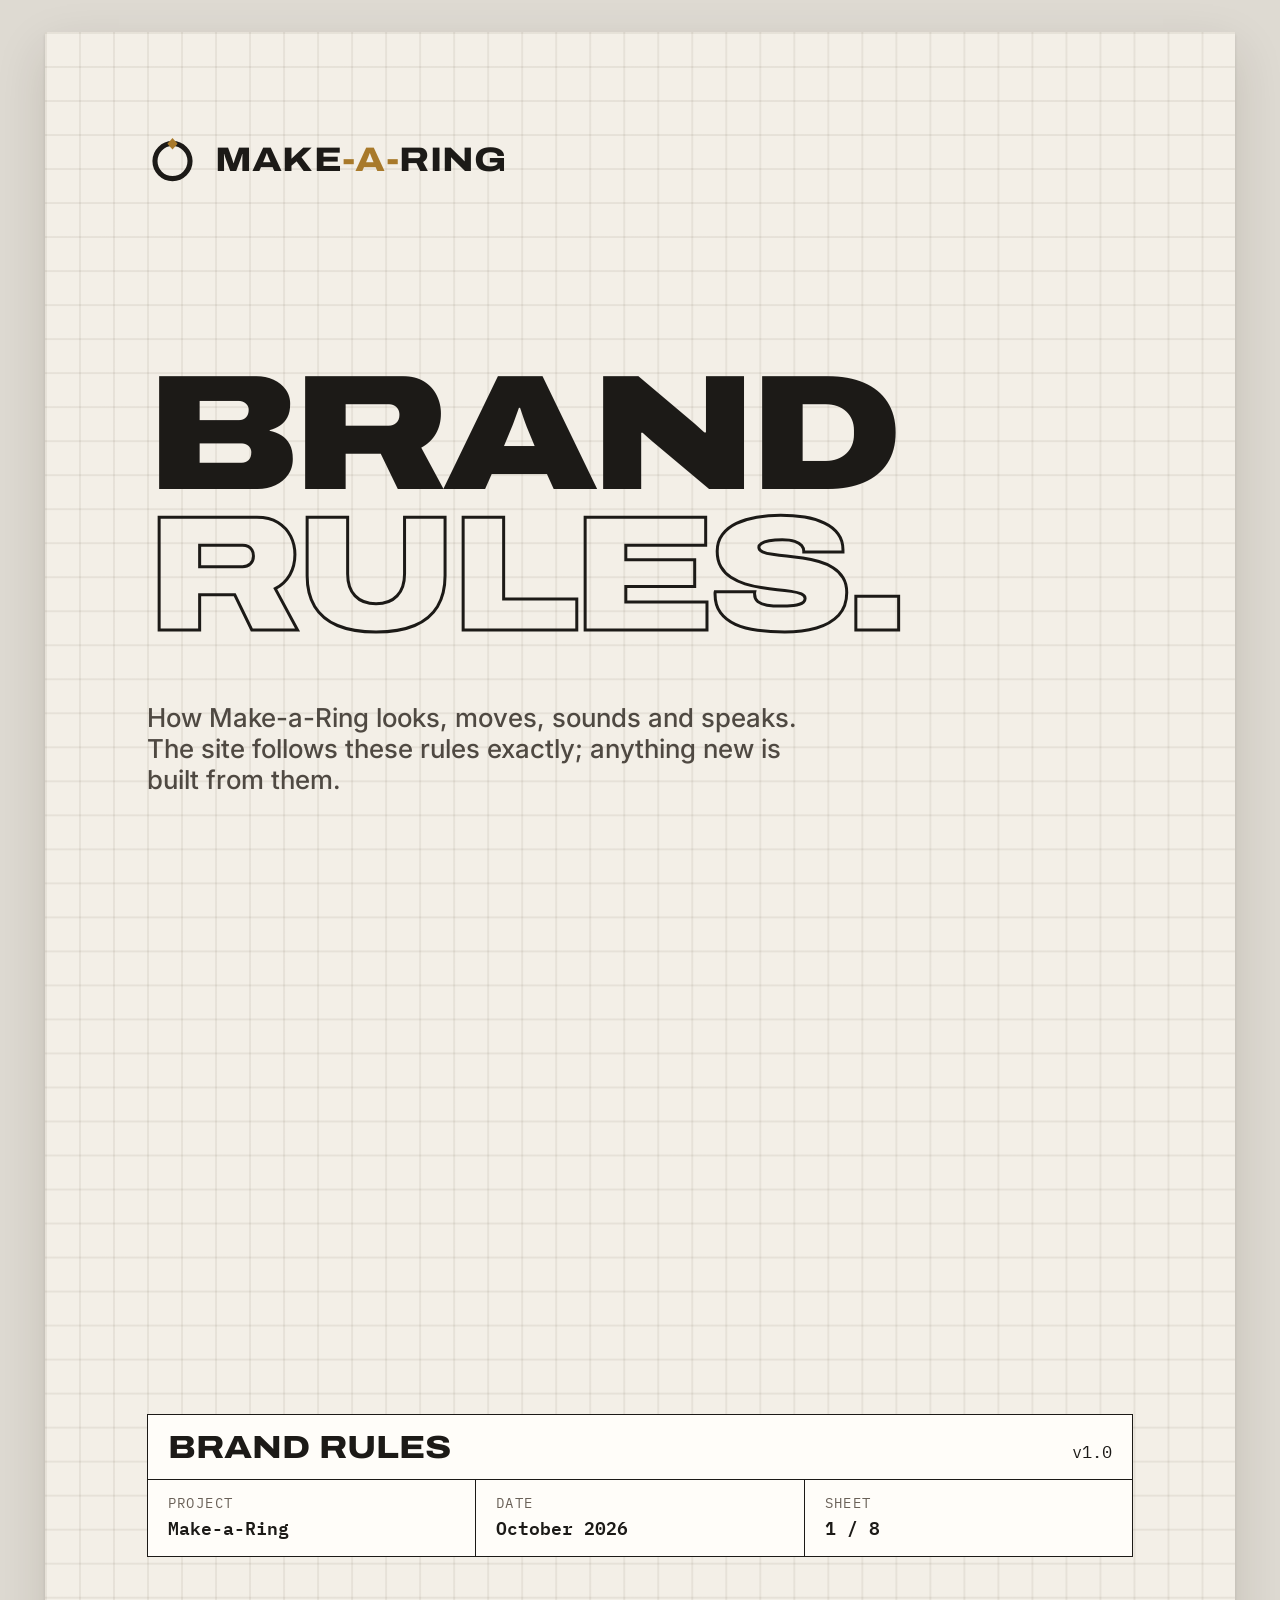
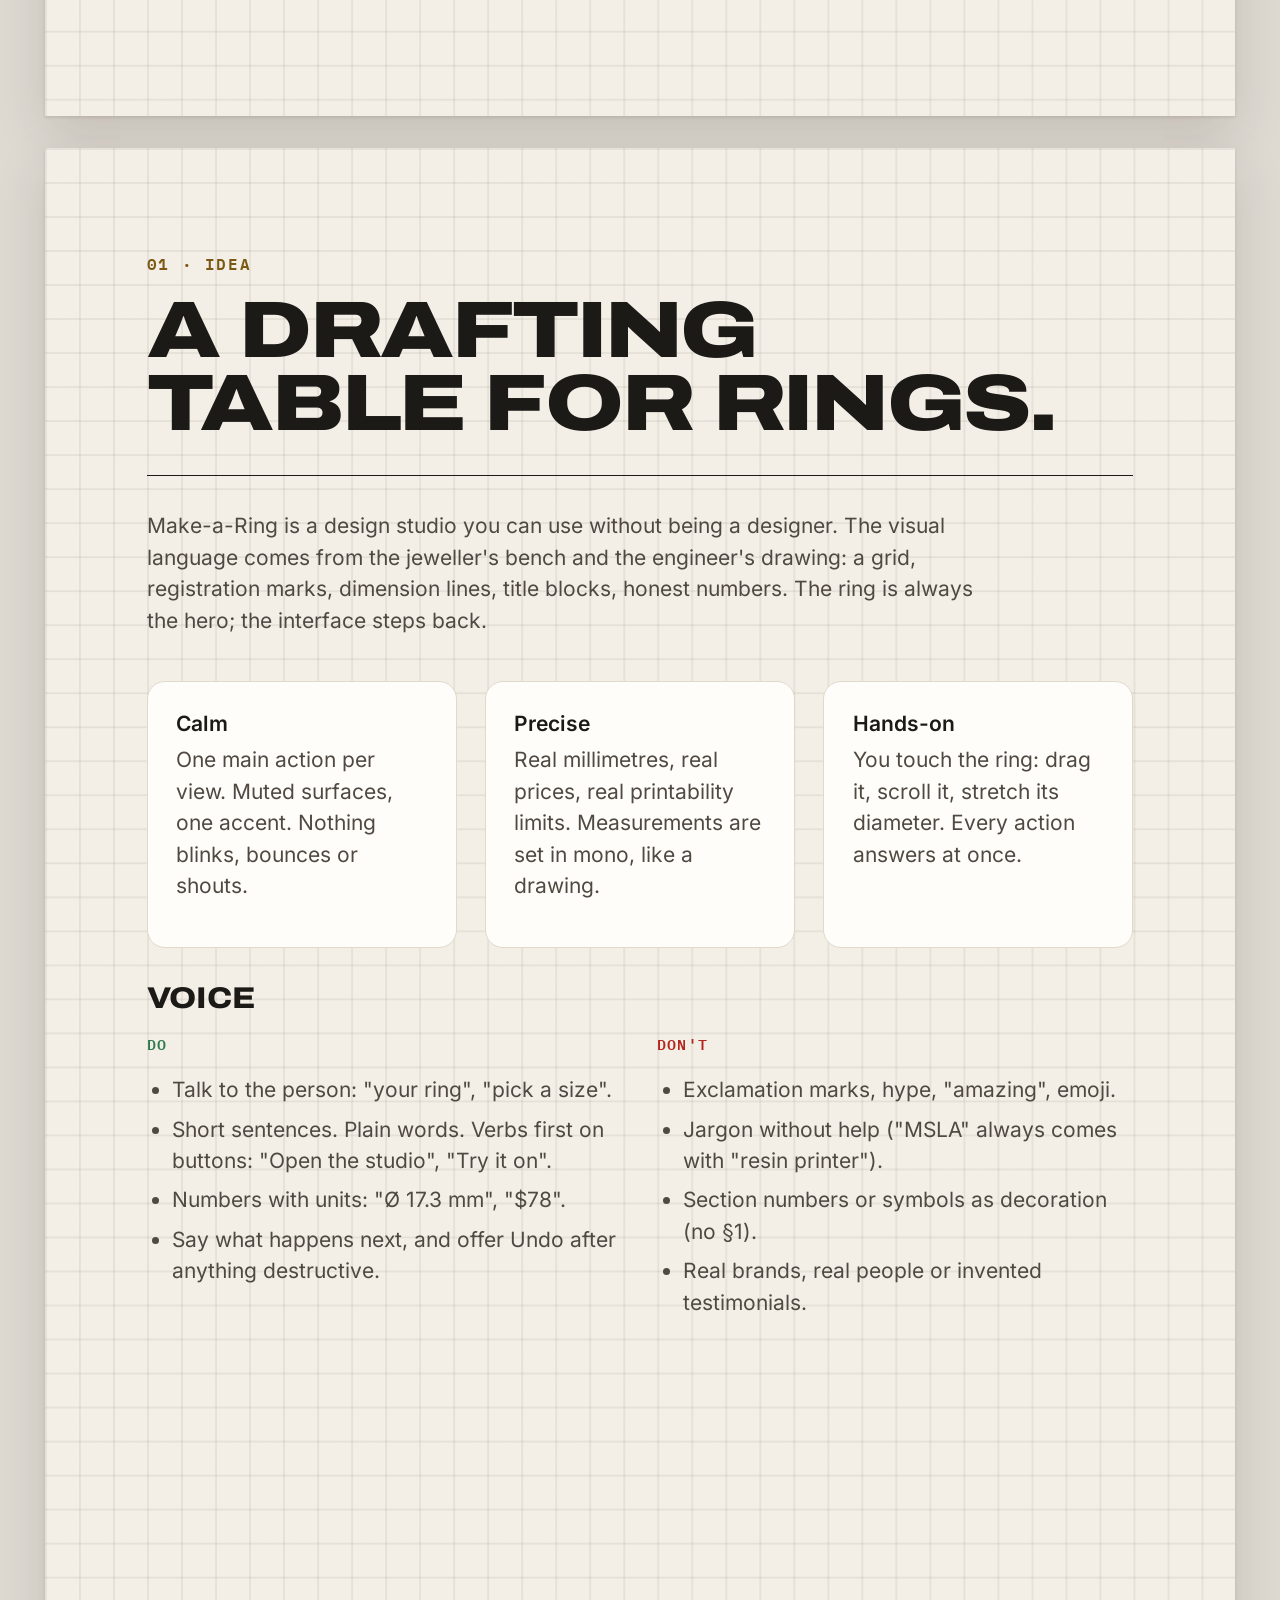
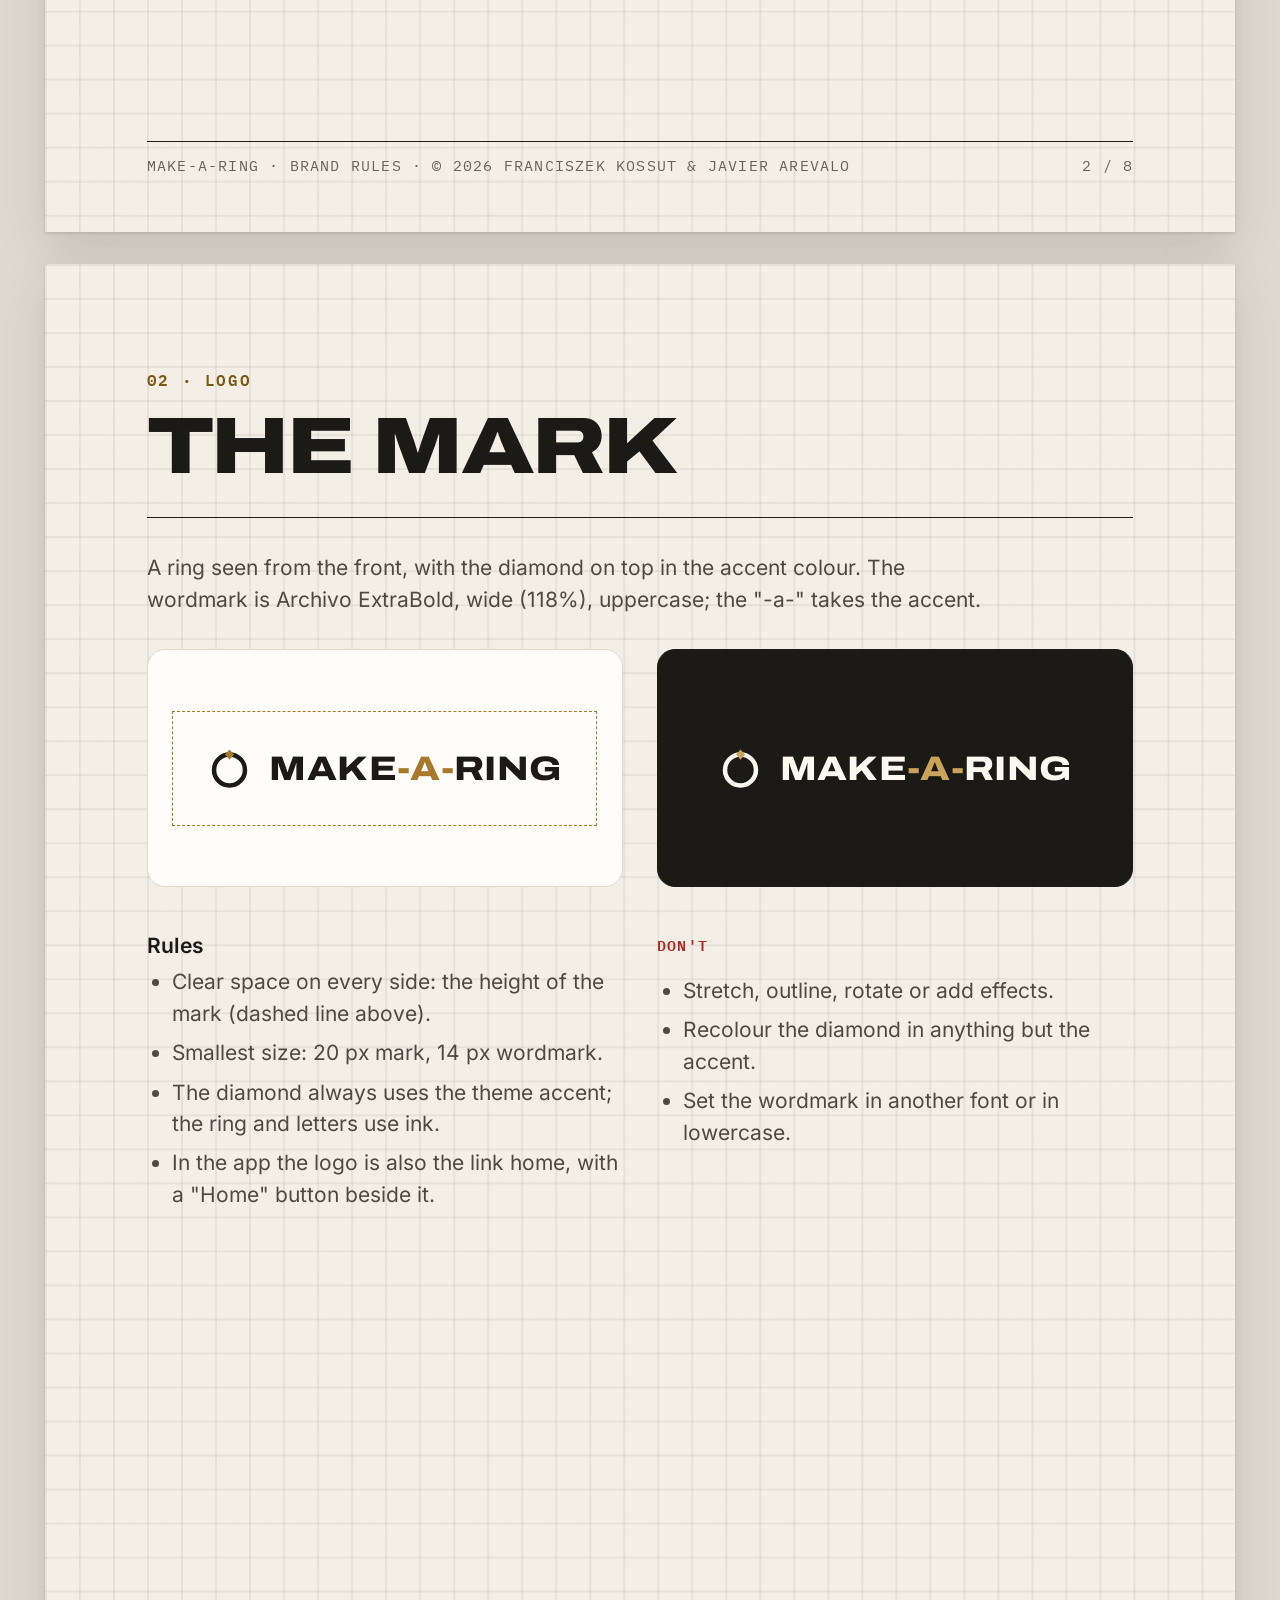
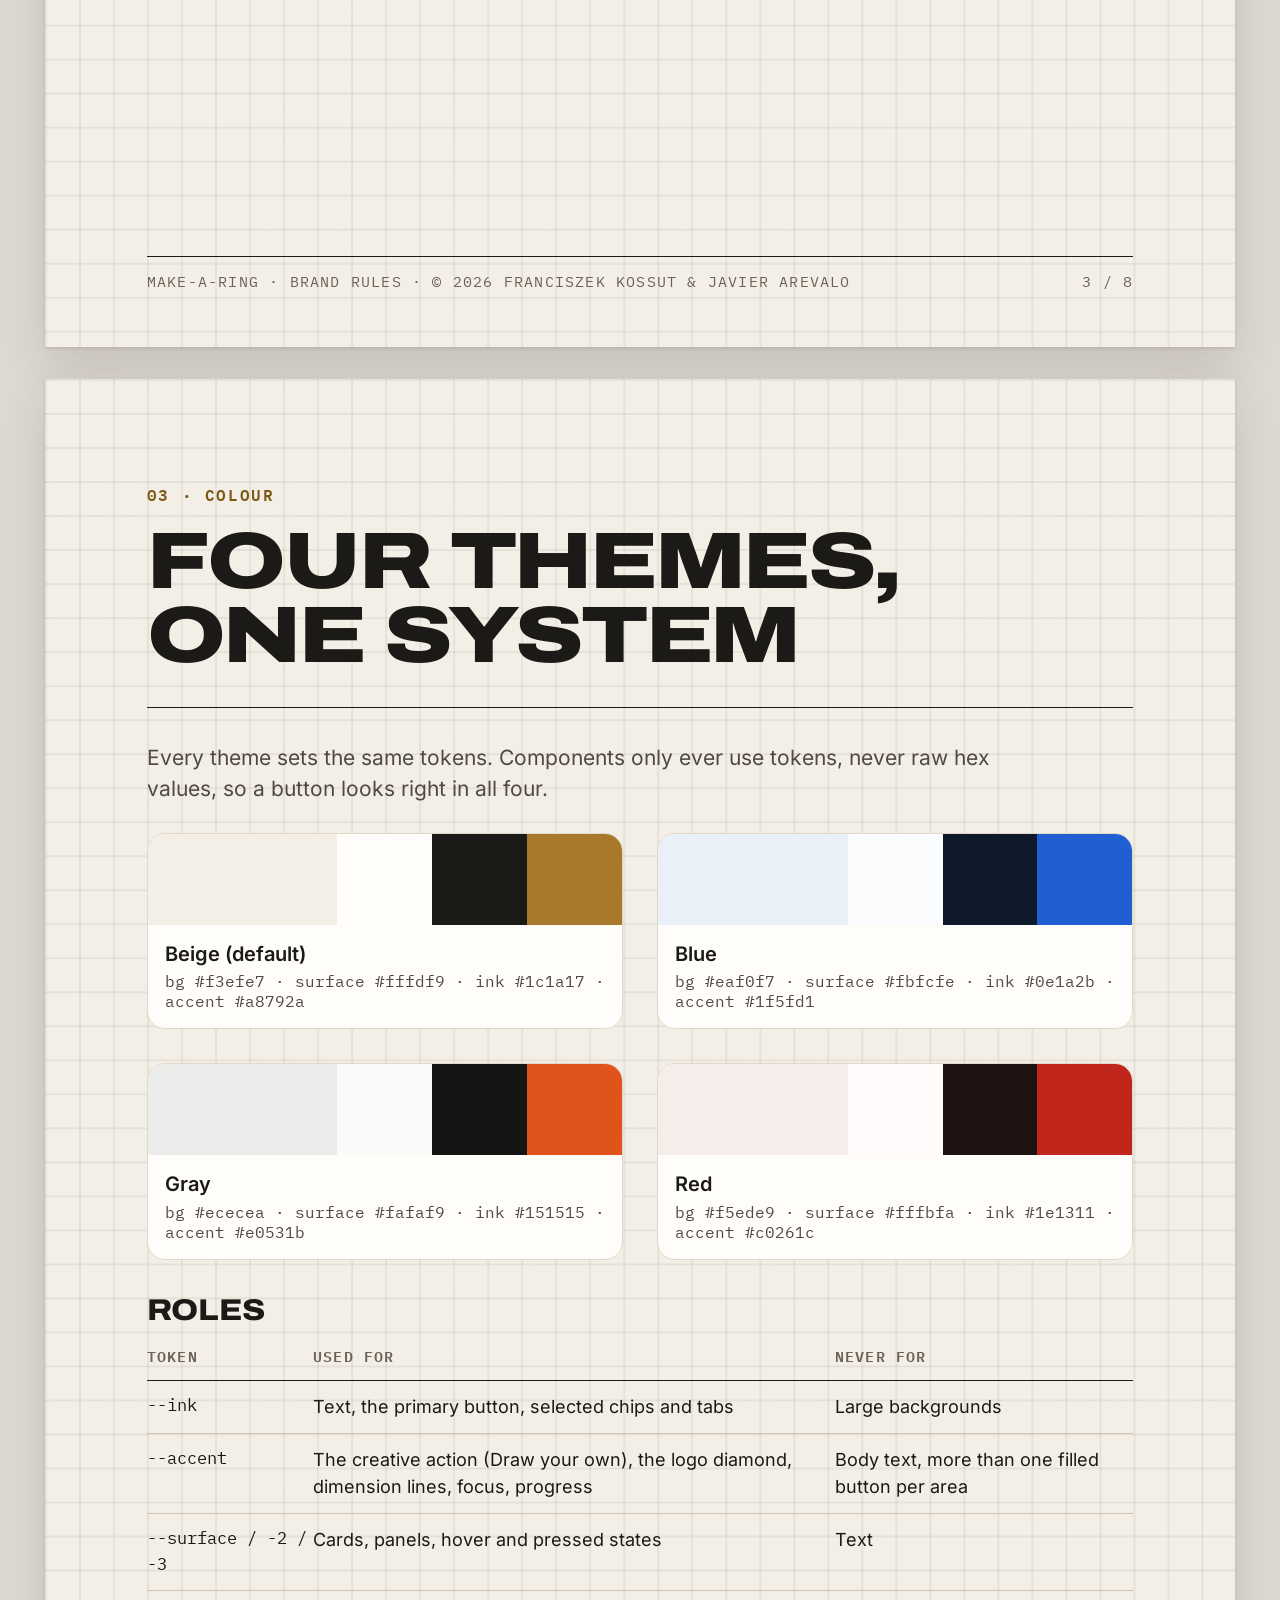
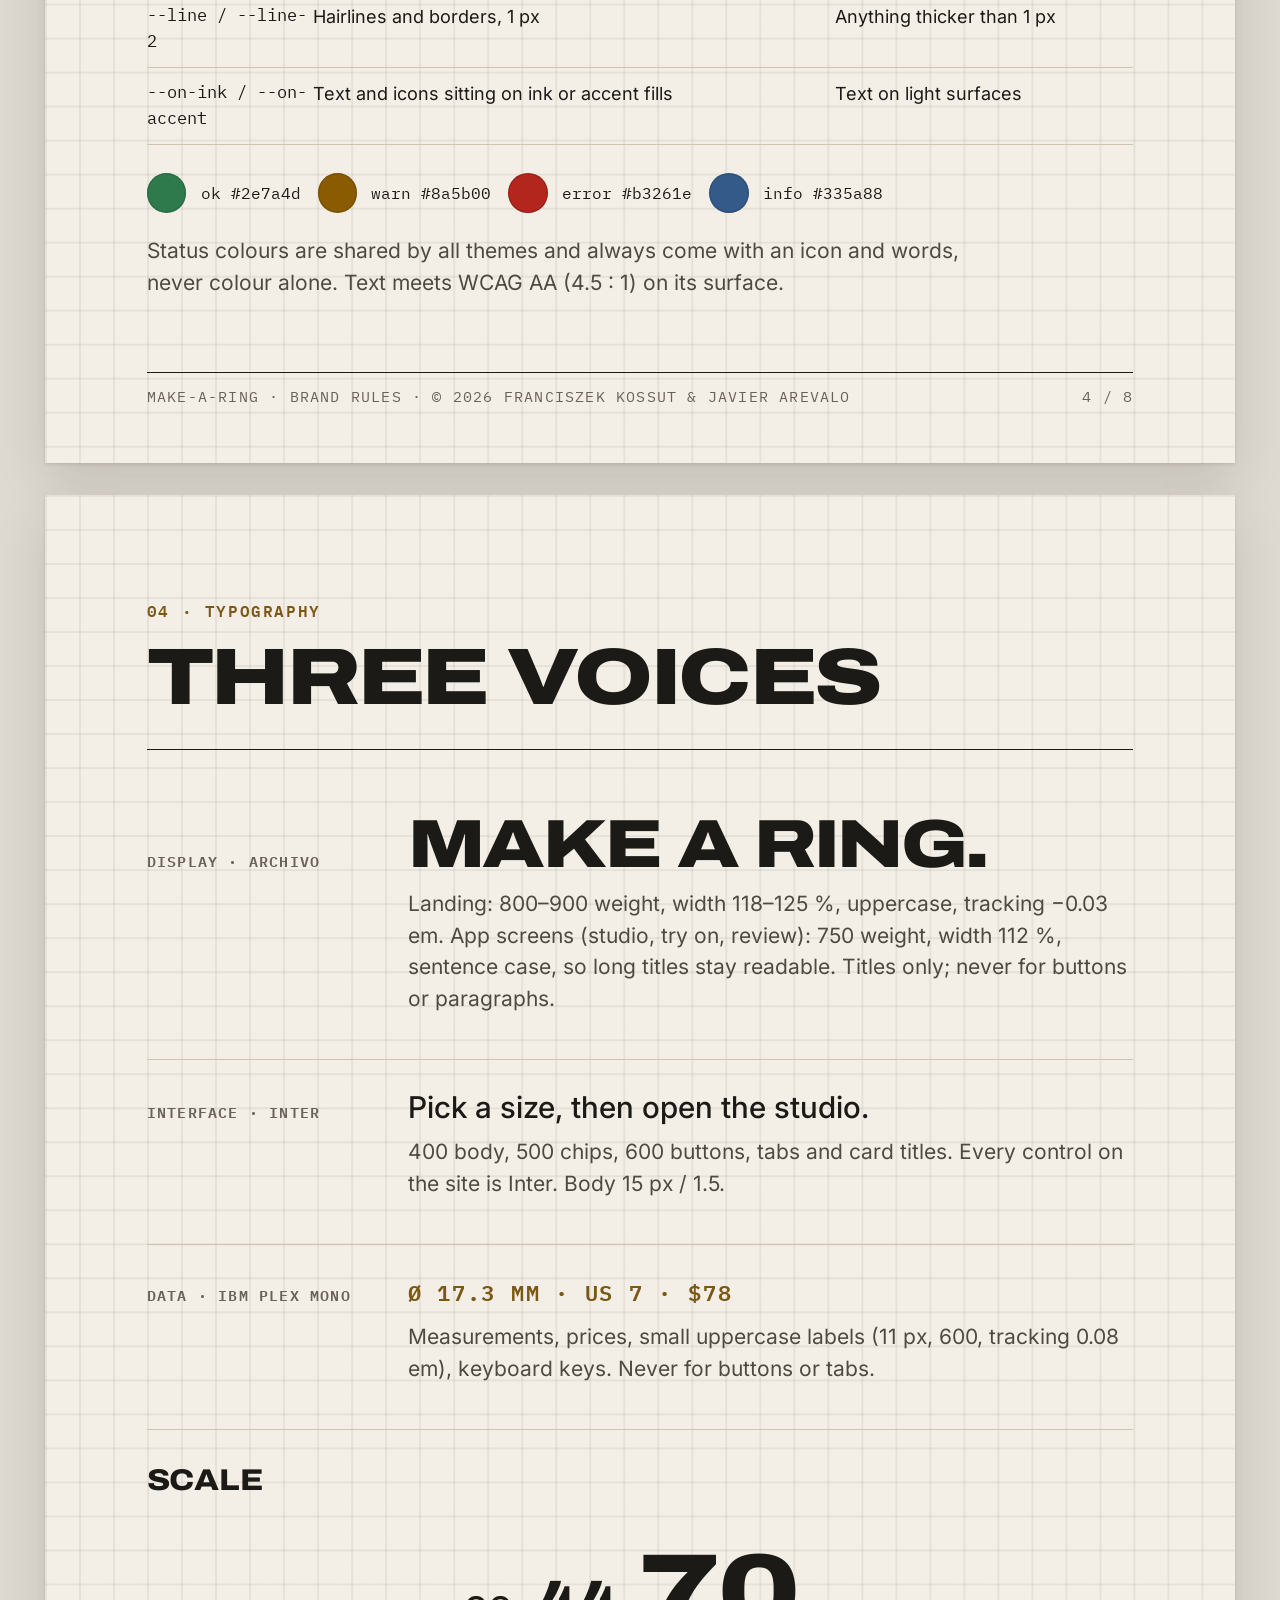
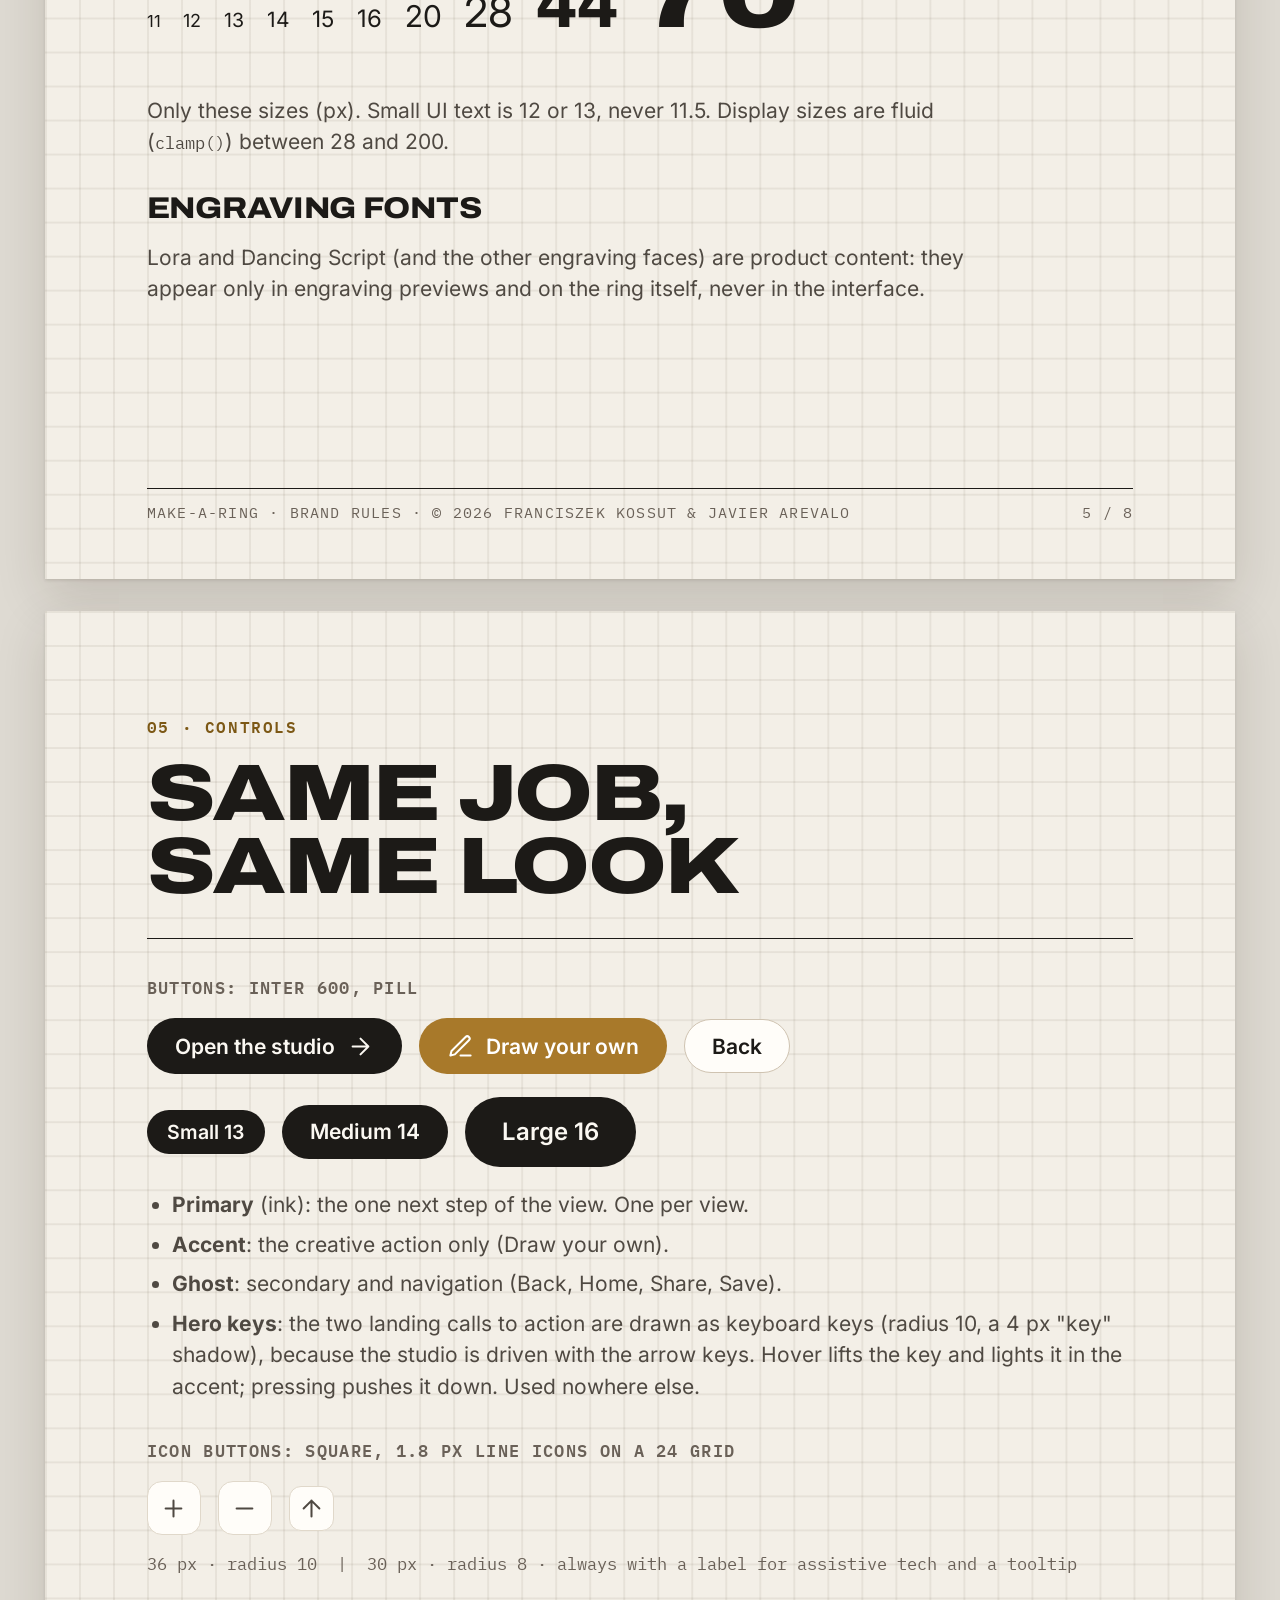
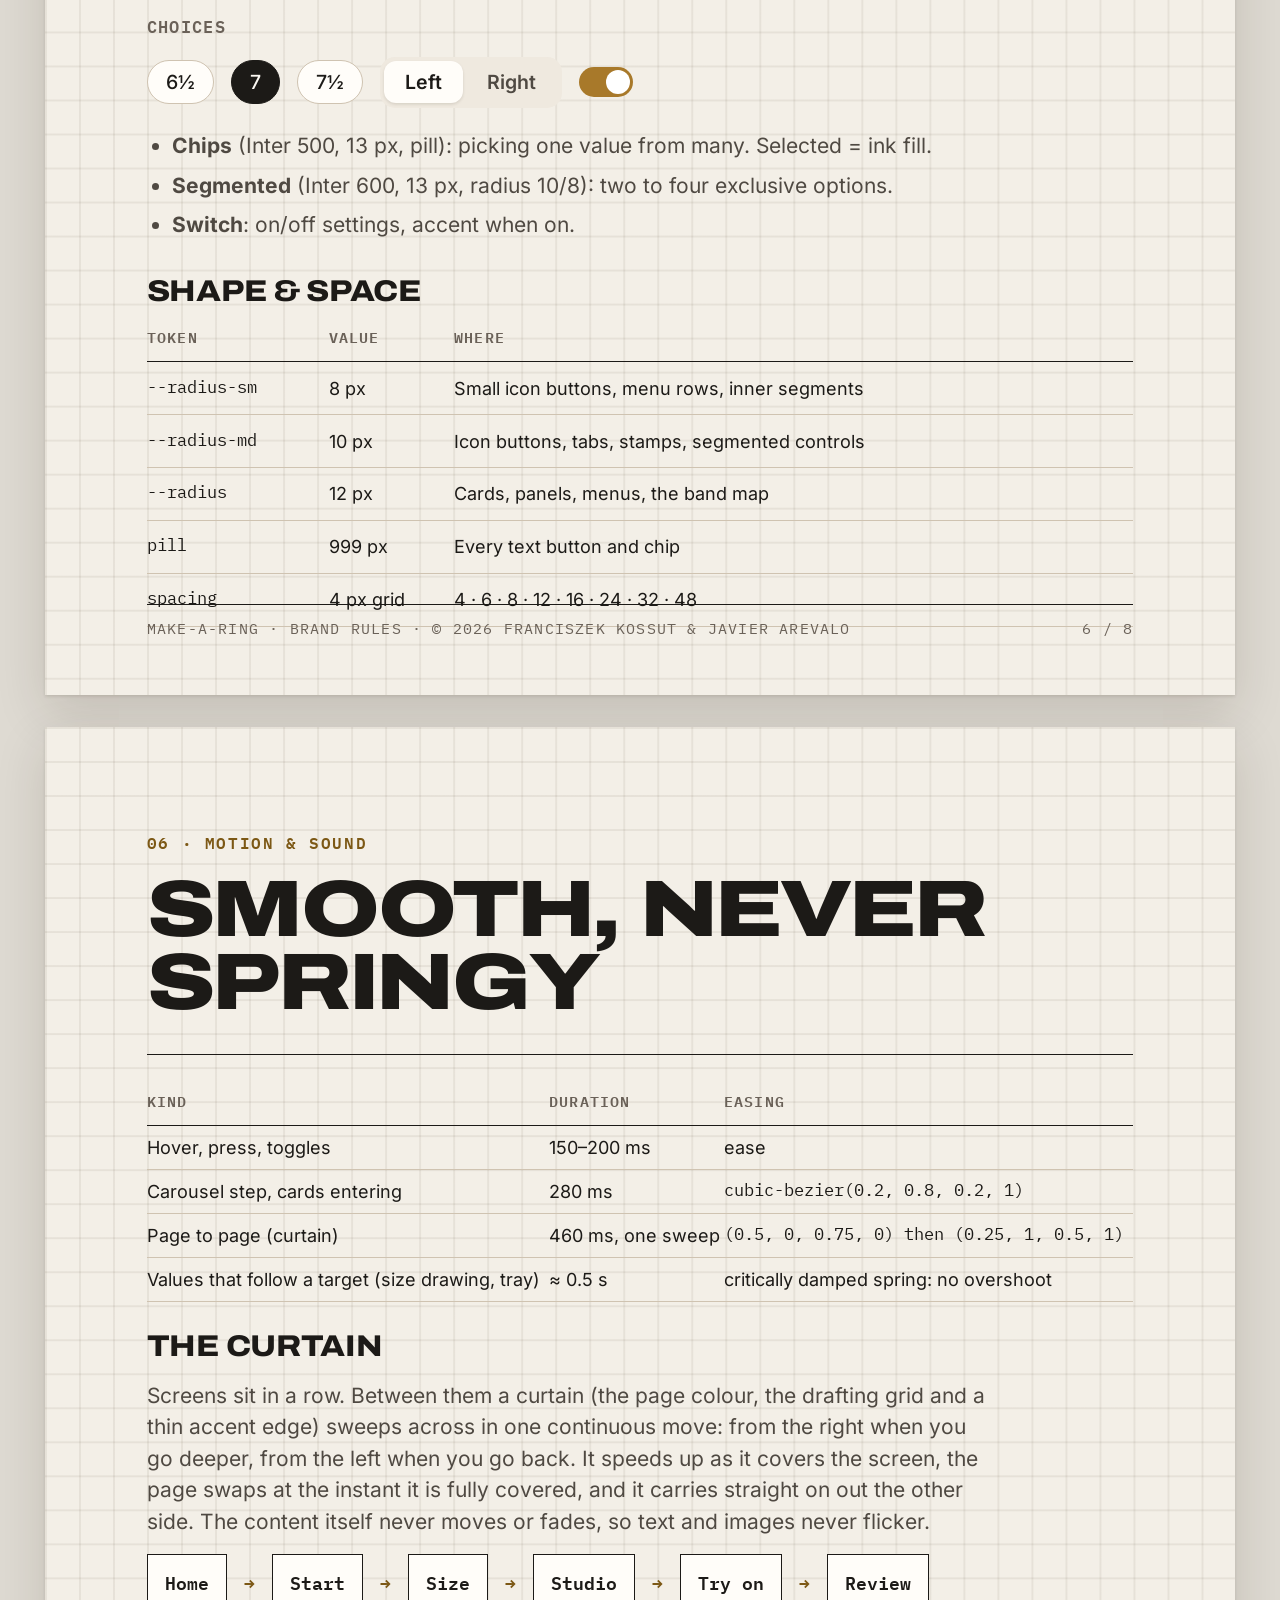
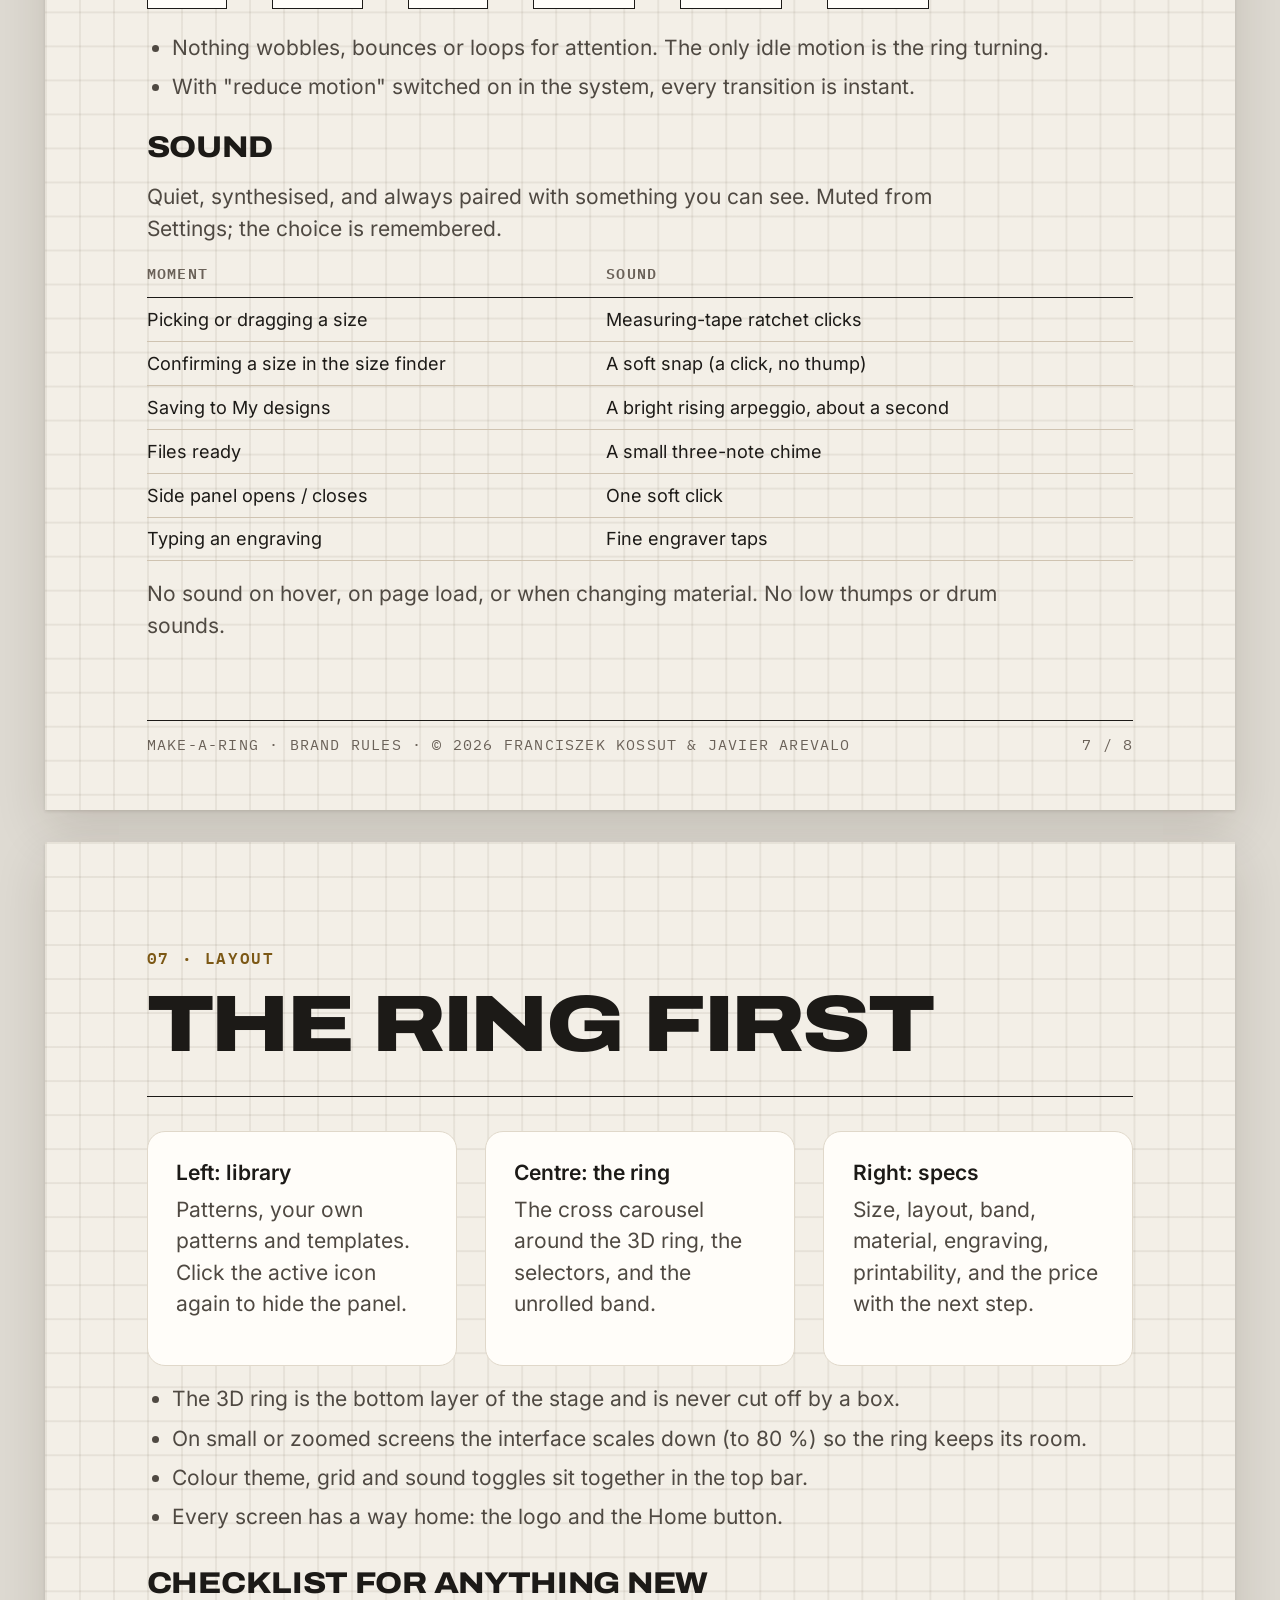
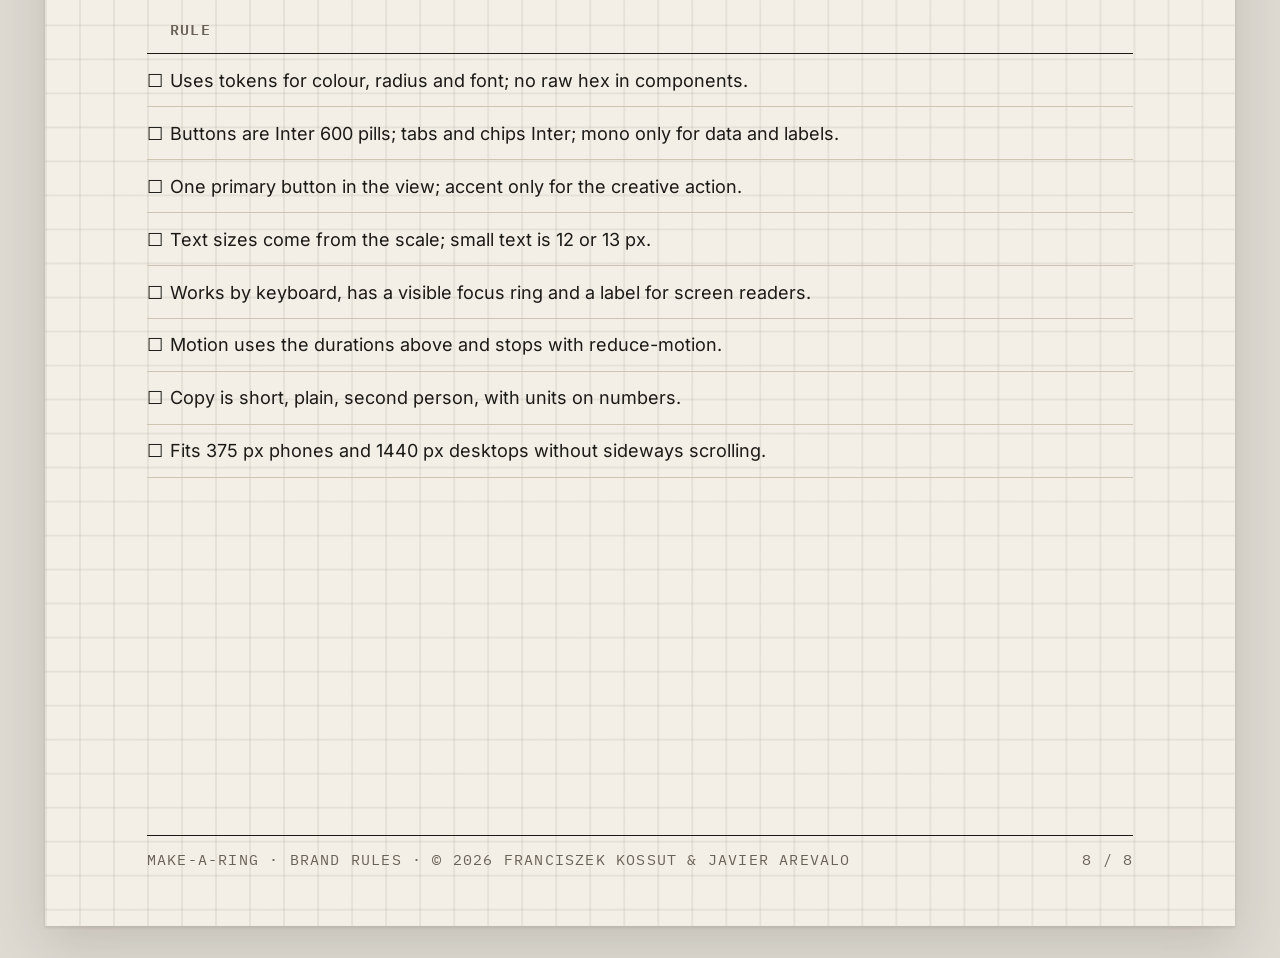
<file: brand/brand-guide.html>
<!doctype html>
<html lang="en">
<head>
<meta charset="utf-8" />
<meta name="viewport" content="width=device-width, initial-scale=1" />
<title>Make-a-Ring · Brand rules</title>
<link rel="preconnect" href="https://fonts.googleapis.com" />
<link rel="preconnect" href="https://fonts.gstatic.com" crossorigin />
<link href="https://fonts.googleapis.com/css2?family=Archivo:wdth,wght@62..125,400..900&family=IBM+Plex+Mono:wght@400;500;600&family=Inter:wght@400;500;600&display=swap" rel="stylesheet" />
<style>
  /* Printed to brand-guide.pdf (A4). Every value here is the one the site uses (styles.css / technical.css). */
  @page { size: A4; margin: 0; }
  :root {
    --bg: #f3efe7; --surface: #fffdf9; --surface-2: #efe9df; --ink: #1c1a17; --ink-2: #4f4942; --ink-3: #6a6158;
    --line: #e0d8ca; --line-2: #cfc3b1; --accent: #a8792a; --accent-ink: #7c5815; --accent-soft: #f3e7cf; --on-ink: #fbf8f2;
    --grid: rgba(60, 45, 20, 0.07);
    --font: 'Inter', system-ui, sans-serif; --display: 'Archivo', 'Inter', sans-serif; --mono: 'IBM Plex Mono', monospace;
  }
  * { box-sizing: border-box; }
  html, body { margin: 0; }
  body { font: 10.5pt/1.5 var(--font); color: var(--ink); background: var(--bg); -webkit-print-color-adjust: exact; print-color-adjust: exact; }
  .page { width: 210mm; height: 297mm; padding: 18mm 18mm 16mm; position: relative; overflow: hidden; page-break-after: always; break-after: page;
    background-image: linear-gradient(var(--grid) 1px, transparent 1px), linear-gradient(90deg, var(--grid) 1px, transparent 1px); background-size: 6mm 6mm; }
  .page:last-of-type { page-break-after: auto; break-after: auto; }
  .foot { position: absolute; left: 18mm; right: 18mm; bottom: 10mm; display: flex; justify-content: space-between; font: 7.5pt var(--mono); color: var(--ink-3); letter-spacing: 0.08em; text-transform: uppercase; border-top: 1px solid var(--ink); padding-top: 2.5mm; }
  .kicker { font: 600 8pt var(--mono); letter-spacing: 0.1em; text-transform: uppercase; color: var(--accent-ink); margin: 0 0 3mm; }
  h1 { font: 850 40pt/0.92 var(--display); font-stretch: 122%; letter-spacing: -0.03em; text-transform: uppercase; margin: 0 0 6mm; }
  h2 { font: 800 15pt/1.1 var(--display); font-stretch: 112%; text-transform: uppercase; letter-spacing: -0.01em; margin: 6mm 0 3mm; }
  h3 { font: 600 10.5pt var(--font); margin: 0 0 1.5mm; }
  p { margin: 0 0 3mm; color: var(--ink-2); max-width: 150mm; }
  .rule { border-top: 1px solid var(--ink); margin: 0 0 6mm; }
  .grid2 { display: grid; grid-template-columns: 1fr 1fr; gap: 6mm; }
  .grid3 { display: grid; grid-template-columns: repeat(3, 1fr); gap: 5mm; }
  .grid4 { display: grid; grid-template-columns: repeat(4, 1fr); gap: 4mm; }
  .card { background: var(--surface); border: 1px solid var(--line); border-radius: 12px; padding: 5mm; }
  .do, .dont { font: 600 7.5pt var(--mono); letter-spacing: 0.08em; text-transform: uppercase; }
  .do { color: #2e7a4d; } .dont { color: #b3261e; }
  ul { margin: 0; padding-left: 4.5mm; color: var(--ink-2); } li { margin: 0 0 1.4mm; }
  code, .mono { font-family: var(--mono); font-size: 8.5pt; }
  table { width: 100%; border-collapse: collapse; font-size: 9pt; }
  th { font: 600 7.5pt var(--mono); letter-spacing: 0.08em; text-transform: uppercase; color: var(--ink-3); text-align: left; border-bottom: 1px solid var(--ink); padding: 0 0 2mm; }
  .tight td { padding: 1.4mm 0; } .tight h2 { margin-top: 5mm; }
  td { padding: 2.2mm 0; border-bottom: 1px solid var(--line-2); vertical-align: top; }

  /* cover */
  .cover { display: flex; flex-direction: column; justify-content: space-between; }
  .cover .word { font: 900 82pt/0.86 var(--display); font-stretch: 125%; letter-spacing: -0.04em; text-transform: uppercase; margin-top: 30mm; }
  .cover .word .o { -webkit-text-stroke: 2px var(--ink); color: transparent; }
  .cover .sub { font: 500 13pt var(--font); color: var(--ink-2); max-width: 120mm; margin-top: 10mm; }
  .tb { display: grid; grid-template-columns: repeat(3, 1fr); border: solid var(--ink); border-width: 1px 0 0 1px; background: var(--surface); font: 9pt var(--mono); margin-bottom: 12mm; }
  .tb > div { padding: 2.5mm 3.5mm; border: solid var(--ink); border-width: 0 1px 1px 0; }
  .tb dt { font-size: 7pt; letter-spacing: 0.1em; text-transform: uppercase; color: var(--ink-3); } .tb dd { margin: 0; font-weight: 600; }
  .tb .wide { grid-column: 1 / -1; display: flex; justify-content: space-between; align-items: baseline; }
  .tb .name { font: 800 16pt var(--display); font-stretch: 118%; text-transform: uppercase; }

  /* logo */
  .logo { display: inline-flex; align-items: center; gap: 3mm; font: 800 17pt var(--display); font-stretch: 118%; text-transform: uppercase; letter-spacing: 0.01em; }
  .logo .dash { color: var(--accent); }
  .logo-box { display: grid; place-items: center; height: 42mm; border-radius: 12px; border: 1px solid var(--line); background: var(--surface); }
  .logo-box.dark { background: var(--ink); color: var(--on-ink); border-color: var(--ink); }
  .clear { outline: 1px dashed var(--accent); outline-offset: 6mm; }

  /* colour */
  .theme { border: 1px solid var(--line); border-radius: 12px; overflow: hidden; background: var(--surface); }
  .theme .sw { display: grid; grid-template-columns: 2fr 1fr 1fr 1fr; height: 16mm; }
  .theme .meta { padding: 3mm; font: 8pt var(--mono); color: var(--ink-2); }
  .theme .meta b { font: 600 10pt var(--font); color: var(--ink); display: block; margin-bottom: 1mm; }
  .chip-sw { display: flex; gap: 2.5mm; align-items: center; font: 8pt var(--mono); }
  .chip-sw i { width: 7mm; height: 7mm; border-radius: 50%; display: inline-block; box-shadow: inset 0 0 0 1px rgba(0,0,0,.12); }

  /* type */
  .spec { display: grid; grid-template-columns: 40mm 1fr; gap: 6mm; padding: 5mm 0; border-bottom: 1px solid var(--line-2); align-items: baseline; }
  .spec .label { font: 600 7.5pt var(--mono); letter-spacing: 0.08em; text-transform: uppercase; color: var(--ink-3); }
  .sample-display { font: 850 34pt/0.95 var(--display); font-stretch: 122%; letter-spacing: -0.035em; text-transform: uppercase; }
  .sample-ui { font: 500 15pt var(--font); }
  .sample-mono { font: 600 11pt var(--mono); letter-spacing: 0.08em; text-transform: uppercase; color: var(--accent-ink); }
  .scale { display: flex; align-items: baseline; gap: 4mm; flex-wrap: wrap; font-family: var(--font); color: var(--ink); }

  /* controls (exact copies of the site's components) */
  .row { display: flex; flex-wrap: wrap; gap: 3mm; align-items: center; margin: 2mm 0 4mm; }
  .btn { display: inline-flex; align-items: center; gap: 8px; border: 1px solid transparent; border-radius: 999px; padding: 9px 18px; font: 600 14px var(--font); white-space: nowrap; }
  .btn.primary { background: var(--ink); color: var(--on-ink); } .btn.accent { background: var(--accent); color: #fff; }
  .btn.ghost { background: var(--surface); border-color: var(--line-2); color: var(--ink); }
  .btn.sm { padding: 6px 13px; font-size: 13px; } .btn.lg { padding: 13px 24px; font-size: 16px; }
  .icon-btn { display: inline-grid; place-items: center; width: 36px; height: 36px; border-radius: 10px; border: 1px solid var(--line); background: var(--surface); color: var(--ink-2); }
  .icon-btn.sm { width: 30px; height: 30px; border-radius: 8px; }
  .chip { display: inline-flex; border: 1px solid var(--line-2); background: var(--surface); border-radius: 999px; padding: 6px 12px; font: 500 13px var(--font); }
  .chip.on { background: var(--ink); border-color: var(--ink); color: var(--on-ink); }
  .seg { display: inline-flex; background: var(--surface-2); border-radius: 10px; padding: 3px; gap: 2px; }
  .seg span { padding: 6px 14px; border-radius: 8px; font: 600 13px var(--font); color: var(--ink-2); } .seg .on { background: var(--surface); color: var(--ink); box-shadow: 0 1px 2px rgba(40,30,15,.12); }
  .switch { width: 36px; height: 20px; border-radius: 99px; background: var(--accent); position: relative; display: inline-block; } .switch i { position: absolute; top: 2px; left: 18px; width: 16px; height: 16px; border-radius: 50%; background: #fff; }
  .lbl { font: 600 11px var(--mono); letter-spacing: 0.08em; text-transform: uppercase; color: var(--ink-3); }
  svg.i { width: 18px; height: 18px; fill: none; stroke: currentColor; stroke-width: 1.8; stroke-linecap: round; stroke-linejoin: round; }

  /* motion */
  .curve { height: 34mm; border: 1px solid var(--line); border-radius: 12px; background: var(--surface); display: grid; place-items: center; }
  .flow { display: flex; align-items: center; gap: 3mm; font: 600 9pt var(--mono); margin: 2mm 0 4mm; }
  .flow span { padding: 2mm 3mm; border: 1px solid var(--ink); background: var(--surface); }
  .flow em { font-style: normal; color: var(--accent-ink); }
  /* screen: the A4 sheets sit side by side and scale to fill the window (the script sets --z); print is untouched */
  @media screen {
    body { display: flex; flex-wrap: wrap; justify-content: center; align-content: flex-start; gap: var(--gap, 32px); padding: var(--gap, 32px); min-height: 100vh; background: color-mix(in srgb, var(--ink) 10%, var(--bg)); }
    .page { flex: none; zoom: var(--z, 1); background-color: var(--bg); box-shadow: 0 1px 2px rgba(40, 30, 15, .12), 0 12px 32px rgba(40, 30, 15, .14); }
  }
</style>
</head>
<body>

<!-- 1 · Cover -->
<section class="page cover">
  <div>
    <span class="logo">
      <svg width="34" height="34" viewBox="0 0 32 32"><ellipse cx="16" cy="17" rx="11" ry="11" fill="none" stroke="#1c1a17" stroke-width="3.2"/><path d="M16 2.5l3.2 3.6-3.2 3.6-3.2-3.6Z" fill="#a8792a"/></svg><span>Make<span class="dash">-a-</span>Ring</span>
    </span>
    <div class="word">Brand<br /><span class="o">rules.</span></div>
    <p class="sub">How Make-a-Ring looks, moves, sounds and speaks. The site follows these rules exactly; anything new is built from them.</p>
  </div>
  <dl class="tb">
    <div class="wide"><dt style="display:none">Part</dt><dd class="name">Brand rules</dd><span class="mono">v1.0</span></div>
    <div><dt>Project</dt><dd>Make-a-Ring</dd></div>
    <div><dt>Date</dt><dd>October 2026</dd></div>
    <div><dt>Sheet</dt><dd>1 / 8</dd></div>
  </dl>
</section>

<!-- 2 · Idea & voice -->
<section class="page">
  <p class="kicker">01 · Idea</p>
  <h1>A drafting<br />table for rings.</h1>
  <div class="rule"></div>
  <p>Make-a-Ring is a design studio you can use without being a designer. The visual language comes from the jeweller's bench and the engineer's drawing: a grid, registration marks, dimension lines, title blocks, honest numbers. The ring is always the hero; the interface steps back.</p>
  <div class="grid3" style="margin-top:8mm">
    <div class="card"><h3>Calm</h3><p>One main action per view. Muted surfaces, one accent. Nothing blinks, bounces or shouts.</p></div>
    <div class="card"><h3>Precise</h3><p>Real millimetres, real prices, real printability limits. Measurements are set in mono, like a drawing.</p></div>
    <div class="card"><h3>Hands-on</h3><p>You touch the ring: drag it, scroll it, stretch its diameter. Every action answers at once.</p></div>
  </div>
  <h2>Voice</h2>
  <div class="grid2">
    <div>
      <p class="do">Do</p>
      <ul>
        <li>Talk to the person: "your ring", "pick a size".</li>
        <li>Short sentences. Plain words. Verbs first on buttons: "Open the studio", "Try it on".</li>
        <li>Numbers with units: "Ø 17.3 mm", "$78".</li>
        <li>Say what happens next, and offer Undo after anything destructive.</li>
      </ul>
    </div>
    <div>
      <p class="dont">Don't</p>
      <ul>
        <li>Exclamation marks, hype, "amazing", emoji.</li>
        <li>Jargon without help ("MSLA" always comes with "resin printer").</li>
        <li>Section numbers or symbols as decoration (no §1).</li>
        <li>Real brands, real people or invented testimonials.</li>
      </ul>
    </div>
  </div>
  <div class="foot"><span>Make-a-Ring · Brand rules · © 2026 Franciszek Kossut &amp; Javier Arevalo</span><span>2 / 8</span></div>
</section>

<!-- 3 · Logo -->
<section class="page">
  <p class="kicker">02 · Logo</p>
  <h1>The mark</h1>
  <div class="rule"></div>
  <p>A ring seen from the front, with the diamond on top in the accent colour. The wordmark is Archivo ExtraBold, wide (118%), uppercase; the "-a-" takes the accent.</p>
  <div class="grid2" style="margin-top:6mm">
    <div class="logo-box"><span class="logo clear"><svg width="30" height="30" viewBox="0 0 32 32"><ellipse cx="16" cy="17" rx="11" ry="11" fill="none" stroke="#1c1a17" stroke-width="3.2"/><path d="M16 2.5l3.2 3.6-3.2 3.6-3.2-3.6Z" fill="#a8792a"/></svg><span>Make<span class="dash">-a-</span>Ring</span></span></div>
    <div class="logo-box dark"><span class="logo"><svg width="30" height="30" viewBox="0 0 32 32"><ellipse cx="16" cy="17" rx="11" ry="11" fill="none" stroke="#fbf8f2" stroke-width="3.2"/><path d="M16 2.5l3.2 3.6-3.2 3.6-3.2-3.6Z" fill="#c9a35a"/></svg><span>Make<span class="dash" style="color:#c9a35a">-a-</span>Ring</span></span></div>
  </div>
  <div class="grid2" style="margin-top:8mm">
    <div>
      <h3>Rules</h3>
      <ul>
        <li>Clear space on every side: the height of the mark (dashed line above).</li>
        <li>Smallest size: 20 px mark, 14 px wordmark.</li>
        <li>The diamond always uses the theme accent; the ring and letters use ink.</li>
        <li>In the app the logo is also the link home, with a "Home" button beside it.</li>
      </ul>
    </div>
    <div>
      <p class="dont">Don't</p>
      <ul>
        <li>Stretch, outline, rotate or add effects.</li>
        <li>Recolour the diamond in anything but the accent.</li>
        <li>Set the wordmark in another font or in lowercase.</li>
      </ul>
    </div>
  </div>
  <div class="foot"><span>Make-a-Ring · Brand rules · © 2026 Franciszek Kossut &amp; Javier Arevalo</span><span>3 / 8</span></div>
</section>

<!-- 4 · Colour -->
<section class="page">
  <p class="kicker">03 · Colour</p>
  <h1>Four themes,<br />one system</h1>
  <div class="rule"></div>
  <p>Every theme sets the same tokens. Components only ever use tokens, never raw hex values, so a button looks right in all four.</p>
  <div class="grid2" style="margin-top:5mm">
    <div class="theme"><div class="sw"><i style="background:#f3efe7"></i><i style="background:#fffdf9"></i><i style="background:#1c1a17"></i><i style="background:#a8792a"></i></div><div class="meta"><b>Beige (default)</b>bg #f3efe7 · surface #fffdf9 · ink #1c1a17 · accent #a8792a</div></div>
    <div class="theme"><div class="sw"><i style="background:#eaf0f7"></i><i style="background:#fbfcfe"></i><i style="background:#0e1a2b"></i><i style="background:#1f5fd1"></i></div><div class="meta"><b>Blue</b>bg #eaf0f7 · surface #fbfcfe · ink #0e1a2b · accent #1f5fd1</div></div>
    <div class="theme"><div class="sw"><i style="background:#ececea"></i><i style="background:#fafaf9"></i><i style="background:#151515"></i><i style="background:#e0531b"></i></div><div class="meta"><b>Gray</b>bg #ececea · surface #fafaf9 · ink #151515 · accent #e0531b</div></div>
    <div class="theme"><div class="sw"><i style="background:#f5ede9"></i><i style="background:#fffbfa"></i><i style="background:#1e1311"></i><i style="background:#c0261c"></i></div><div class="meta"><b>Red</b>bg #f5ede9 · surface #fffbfa · ink #1e1311 · accent #c0261c</div></div>
  </div>
  <h2>Roles</h2>
  <table>
    <tr><th>Token</th><th>Used for</th><th>Never for</th></tr>
    <tr><td class="mono">--ink</td><td>Text, the primary button, selected chips and tabs</td><td>Large backgrounds</td></tr>
    <tr><td class="mono">--accent</td><td>The creative action (Draw your own), the logo diamond, dimension lines, focus, progress</td><td>Body text, more than one filled button per area</td></tr>
    <tr><td class="mono">--surface / -2 / -3</td><td>Cards, panels, hover and pressed states</td><td>Text</td></tr>
    <tr><td class="mono">--line / --line-2</td><td>Hairlines and borders, 1 px</td><td>Anything thicker than 1 px</td></tr>
    <tr><td class="mono">--on-ink / --on-accent</td><td>Text and icons sitting on ink or accent fills</td><td>Text on light surfaces</td></tr>
  </table>
  <div class="row" style="margin-top:5mm">
    <span class="chip-sw"><i style="background:#2e7a4d"></i>ok #2e7a4d</span>
    <span class="chip-sw"><i style="background:#8a5b00"></i>warn #8a5b00</span>
    <span class="chip-sw"><i style="background:#b3261e"></i>error #b3261e</span>
    <span class="chip-sw"><i style="background:#335a88"></i>info #335a88</span>
  </div>
  <p>Status colours are shared by all themes and always come with an icon and words, never colour alone. Text meets WCAG AA (4.5 : 1) on its surface.</p>
  <div class="foot"><span>Make-a-Ring · Brand rules · © 2026 Franciszek Kossut &amp; Javier Arevalo</span><span>4 / 8</span></div>
</section>

<!-- 5 · Type -->
<section class="page">
  <p class="kicker">04 · Typography</p>
  <h1>Three voices</h1>
  <div class="rule"></div>
  <div class="spec"><span class="label">Display · Archivo</span><div><div class="sample-display">Make a ring.</div><p style="margin-top:2mm">Landing: 800–900 weight, width 118–125 %, uppercase, tracking −0.03 em. App screens (studio, try on, review): 750 weight, width 112 %, sentence case, so long titles stay readable. Titles only; never for buttons or paragraphs.</p></div></div>
  <div class="spec"><span class="label">Interface · Inter</span><div><div class="sample-ui">Pick a size, then open the studio.</div><p style="margin-top:2mm">400 body, 500 chips, 600 buttons, tabs and card titles. Every control on the site is Inter. Body 15 px / 1.5.</p></div></div>
  <div class="spec"><span class="label">Data · IBM Plex Mono</span><div><div class="sample-mono">Ø 17.3 mm · US 7 · $78</div><p style="margin-top:2mm">Measurements, prices, small uppercase labels (11 px, 600, tracking 0.08 em), keyboard keys. Never for buttons or tabs.</p></div></div>
  <h2>Scale</h2>
  <div class="scale">
    <span style="font-size:11px">11</span><span style="font-size:12px">12</span><span style="font-size:13px">13</span><span style="font-size:14px">14</span><span style="font-size:15px">15</span><span style="font-size:16px">16</span><span style="font-size:20px">20</span><span style="font-size:28px">28</span><span style="font-size:44px;font-family:var(--display);font-weight:800">44</span><span style="font-size:70px;font-family:var(--display);font-weight:850;font-stretch:122%">70</span>
  </div>
  <p style="margin-top:4mm">Only these sizes (px). Small UI text is 12 or 13, never 11.5. Display sizes are fluid (<span class="mono">clamp()</span>) between 28 and 200.</p>
  <h2>Engraving fonts</h2>
  <p>Lora and Dancing Script (and the other engraving faces) are product content: they appear only in engraving previews and on the ring itself, never in the interface.</p>
  <div class="foot"><span>Make-a-Ring · Brand rules · © 2026 Franciszek Kossut &amp; Javier Arevalo</span><span>5 / 8</span></div>
</section>

<!-- 6 · Controls -->
<section class="page">
  <p class="kicker">05 · Controls</p>
  <h1>Same job,<br />same look</h1>
  <div class="rule"></div>
  <p class="lbl">Buttons: Inter 600, pill</p>
  <div class="row"><span class="btn primary">Open the studio <svg class="i" viewBox="0 0 24 24"><path d="M5 12h14M12 5l7 7-7 7"/></svg></span><span class="btn accent"><svg class="i" viewBox="0 0 24 24"><path d="M12 20h9M16.5 3.5a2.1 2.1 0 0 1 3 3L7 19l-4 1 1-4Z"/></svg> Draw your own</span><span class="btn ghost">Back</span></div>
  <div class="row"><span class="btn primary sm">Small 13</span><span class="btn primary">Medium 14</span><span class="btn primary lg">Large 16</span></div>
  <ul>
    <li><b>Primary</b> (ink): the one next step of the view. One per view.</li>
    <li><b>Accent</b>: the creative action only (Draw your own).</li>
    <li><b>Ghost</b>: secondary and navigation (Back, Home, Share, Save).</li>
    <li><b>Hero keys</b>: the two landing calls to action are drawn as keyboard keys (radius 10, a 4 px "key" shadow), because the studio is driven with the arrow keys. Hover lifts the key and lights it in the accent; pressing pushes it down. Used nowhere else.</li>
  </ul>
  <p class="lbl" style="margin-top:6mm">Icon buttons: square, 1.8 px line icons on a 24 grid</p>
  <div class="row"><span class="icon-btn"><svg class="i" viewBox="0 0 24 24"><path d="M12 5v14M5 12h14"/></svg></span><span class="icon-btn"><svg class="i" viewBox="0 0 24 24"><path d="M5 12h14"/></svg></span><span class="icon-btn sm"><svg class="i" viewBox="0 0 24 24"><path d="M12 19V5M5 12l7-7 7 7"/></svg></span><span class="mono" style="color:var(--ink-3)">36 px · radius 10 &nbsp;|&nbsp; 30 px · radius 8 · always with a label for assistive tech and a tooltip</span></div>
  <p class="lbl" style="margin-top:6mm">Choices</p>
  <div class="row"><span class="chip">6½</span><span class="chip on">7</span><span class="chip">7½</span><span class="seg"><span class="on">Left</span><span>Right</span></span><span class="switch"><i></i></span></div>
  <ul>
    <li><b>Chips</b> (Inter 500, 13 px, pill): picking one value from many. Selected = ink fill.</li>
    <li><b>Segmented</b> (Inter 600, 13 px, radius 10/8): two to four exclusive options.</li>
    <li><b>Switch</b>: on/off settings, accent when on.</li>
  </ul>
  <h2>Shape &amp; space</h2>
  <table>
    <tr><th>Token</th><th>Value</th><th>Where</th></tr>
    <tr><td class="mono">--radius-sm</td><td>8 px</td><td>Small icon buttons, menu rows, inner segments</td></tr>
    <tr><td class="mono">--radius-md</td><td>10 px</td><td>Icon buttons, tabs, stamps, segmented controls</td></tr>
    <tr><td class="mono">--radius</td><td>12 px</td><td>Cards, panels, menus, the band map</td></tr>
    <tr><td class="mono">pill</td><td>999 px</td><td>Every text button and chip</td></tr>
    <tr><td class="mono">spacing</td><td>4 px grid</td><td>4 · 6 · 8 · 12 · 16 · 24 · 32 · 48</td></tr>
  </table>
  <div class="foot"><span>Make-a-Ring · Brand rules · © 2026 Franciszek Kossut &amp; Javier Arevalo</span><span>6 / 8</span></div>
</section>

<!-- 7 · Motion & sound -->
<section class="page tight">
  <p class="kicker">06 · Motion &amp; sound</p>
  <h1>Smooth, never<br />springy</h1>
  <div class="rule"></div>
  <table>
    <tr><th>Kind</th><th>Duration</th><th>Easing</th></tr>
    <tr><td>Hover, press, toggles</td><td>150–200 ms</td><td>ease</td></tr>
    <tr><td>Carousel step, cards entering</td><td>280 ms</td><td class="mono">cubic-bezier(0.2, 0.8, 0.2, 1)</td></tr>
    <tr><td>Page to page (curtain)</td><td>460 ms, one sweep</td><td class="mono">(0.5, 0, 0.75, 0) then (0.25, 1, 0.5, 1)</td></tr>
    <tr><td>Values that follow a target (size drawing, tray)</td><td>≈ 0.5 s</td><td>critically damped spring: no overshoot</td></tr>
  </table>
  <h2>The curtain</h2>
  <p>Screens sit in a row. Between them a curtain (the page colour, the drafting grid and a thin accent edge) sweeps across in one continuous move: from the right when you go deeper, from the left when you go back. It speeds up as it covers the screen, the page swaps at the instant it is fully covered, and it carries straight on out the other side. The content itself never moves or fades, so text and images never flicker.</p>
  <div class="flow"><span>Home</span><em>→</em><span>Start</span><em>→</em><span>Size</span><em>→</em><span>Studio</span><em>→</em><span>Try on</span><em>→</em><span>Review</span></div>
  <ul>
    <li>Nothing wobbles, bounces or loops for attention. The only idle motion is the ring turning.</li>
    <li>With "reduce motion" switched on in the system, every transition is instant.</li>
  </ul>
  <h2>Sound</h2>
  <p>Quiet, synthesised, and always paired with something you can see. Muted from Settings; the choice is remembered.</p>
  <table>
    <tr><th>Moment</th><th>Sound</th></tr>
    <tr><td>Picking or dragging a size</td><td>Measuring-tape ratchet clicks</td></tr>
    <tr><td>Confirming a size in the size finder</td><td>A soft snap (a click, no thump)</td></tr>
    <tr><td>Saving to My designs</td><td>A bright rising arpeggio, about a second</td></tr>
    <tr><td>Files ready</td><td>A small three-note chime</td></tr>
    <tr><td>Side panel opens / closes</td><td>One soft click</td></tr>
    <tr><td>Typing an engraving</td><td>Fine engraver taps</td></tr>
  </table>
  <p style="margin-top:3mm">No sound on hover, on page load, or when changing material. No low thumps or drum sounds.</p>
  <div class="foot"><span>Make-a-Ring · Brand rules · © 2026 Franciszek Kossut &amp; Javier Arevalo</span><span>7 / 8</span></div>
</section>

<!-- 8 · Layout & checklist -->
<section class="page">
  <p class="kicker">07 · Layout</p>
  <h1>The ring first</h1>
  <div class="rule"></div>
  <div class="grid3">
    <div class="card"><h3>Left: library</h3><p>Patterns, your own patterns and templates. Click the active icon again to hide the panel.</p></div>
    <div class="card"><h3>Centre: the ring</h3><p>The cross carousel around the 3D ring, the selectors, and the unrolled band.</p></div>
    <div class="card"><h3>Right: specs</h3><p>Size, layout, band, material, engraving, printability, and the price with the next step.</p></div>
  </div>
  <ul style="margin-top:3mm">
    <li>The 3D ring is the bottom layer of the stage and is never cut off by a box.</li>
    <li>On small or zoomed screens the interface scales down (to 80 %) so the ring keeps its room.</li>
    <li>Colour theme, grid and sound toggles sit together in the top bar.</li>
    <li>Every screen has a way home: the logo and the Home button.</li>
  </ul>
  <h2>Checklist for anything new</h2>
  <table>
    <tr><th></th><th>Rule</th></tr>
    <tr><td>☐</td><td>Uses tokens for colour, radius and font; no raw hex in components.</td></tr>
    <tr><td>☐</td><td>Buttons are Inter 600 pills; tabs and chips Inter; mono only for data and labels.</td></tr>
    <tr><td>☐</td><td>One primary button in the view; accent only for the creative action.</td></tr>
    <tr><td>☐</td><td>Text sizes come from the scale; small text is 12 or 13 px.</td></tr>
    <tr><td>☐</td><td>Works by keyboard, has a visible focus ring and a label for screen readers.</td></tr>
    <tr><td>☐</td><td>Motion uses the durations above and stops with reduce-motion.</td></tr>
    <tr><td>☐</td><td>Copy is short, plain, second person, with units on numbers.</td></tr>
    <tr><td>☐</td><td>Fits 375 px phones and 1440 px desktops without sideways scrolling.</td></tr>
  </table>
  <div class="foot"><span>Make-a-Ring · Brand rules · © 2026 Franciszek Kossut &amp; Javier Arevalo</span><span>8 / 8</span></div>
</section>
<script>
  // Two sheets across on wide screens, one on narrow ones, each scaled so the row fills the window.
  const fit = () => {
    const w = document.documentElement.clientWidth, gap = w < 600 ? 12 : 32, sheet = (210 / 25.4) * 96;
    const across = w >= 1400 ? 2 : 1;
    const z = Math.min(1.5, (w - 2 * gap - (across - 1) * gap) / (across * sheet));
    document.documentElement.style.setProperty('--z', z.toFixed(4));
    document.documentElement.style.setProperty('--gap', gap + 'px');
  };
  fit();
  addEventListener('resize', fit);
</script>
</body>
</html>
</file>
